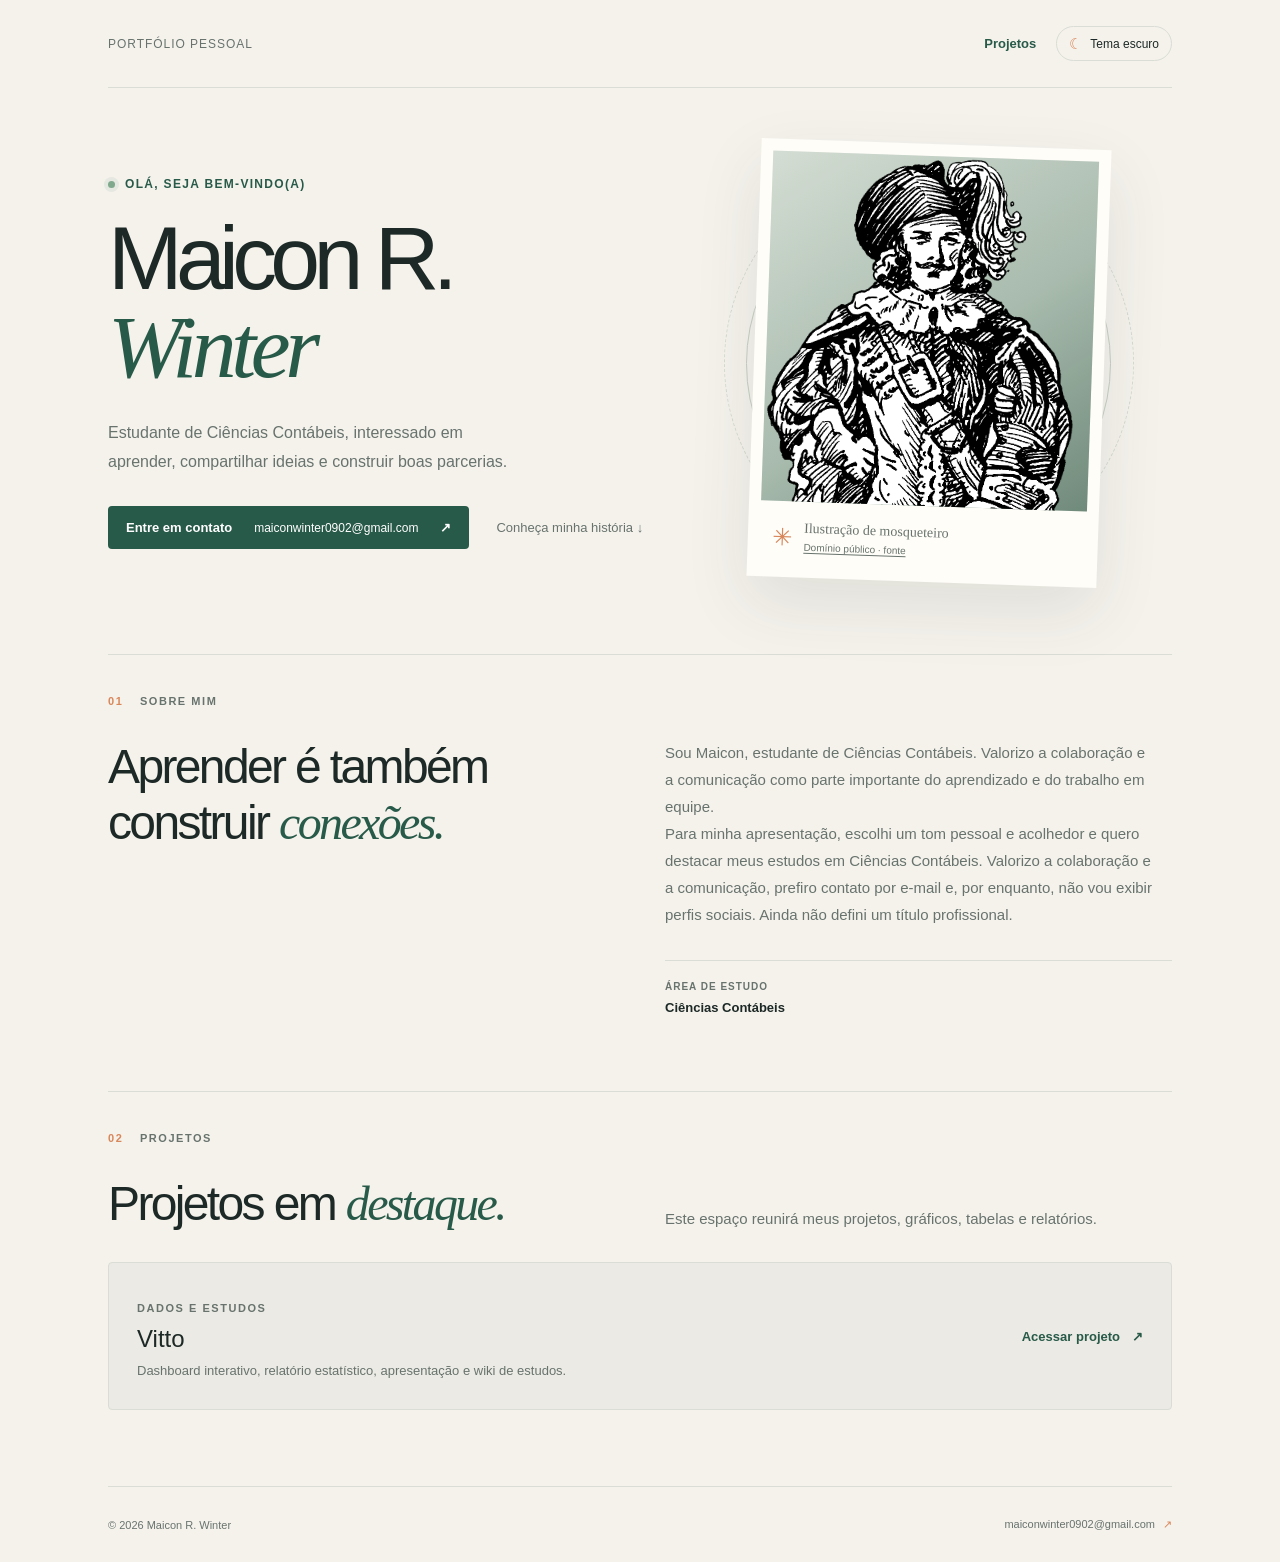
<file: index.html>
<!doctype html>
<html lang="pt-BR">
  <head>
    <meta charset="utf-8" />
    <meta name="viewport" content="width=device-width, initial-scale=1" />
    <meta name="theme-color" content="#f5f2ec" />
    <meta name="description" content="Portfólio pessoal de Maicon R. Winter, estudante de Ciências Contábeis." />
    <title>Maicon R. Winter — Portfólio</title>
    <link rel="stylesheet" href="styles.css" />
  </head>
  <body>
    <main class="page-shell">
      <header class="topbar">
        <span class="topbar-note">Portfólio pessoal</span>
        <nav class="topbar-tools" aria-label="Navegação principal">
          <a class="nav-link" href="#projetos">Projetos</a>
          <button class="theme-toggle" type="button" data-theme-toggle aria-label="Ativar tema escuro" aria-pressed="false">
            <span class="theme-toggle-icon" aria-hidden="true">☾</span>
            <span class="theme-toggle-label">Tema escuro</span>
          </button>
        </nav>
      </header>

      <section class="intro" id="inicio" aria-labelledby="name">
        <div class="intro-copy">
          <p class="eyebrow"><span class="status-dot"></span> Olá, seja bem-vindo(a)</p>
          <h1 id="name">Maicon R.<br /><span>Winter</span></h1>
          <p class="summary">Estudante de Ciências Contábeis, interessado em aprender, compartilhar ideias e construir boas parcerias.</p>
          <div class="actions">
            <a class="button button-primary" href="mailto:maiconwinter0902@gmail.com">Entre em contato <span class="contact-email">maiconwinter0902@gmail.com</span><span aria-hidden="true">↗</span></a>
            <a class="text-link" href="#sobre">Conheça minha história <span aria-hidden="true">↓</span></a>
          </div>
        </div>

        <div class="portrait-wrap" aria-label="Ilustração de mosqueteiro em domínio público">
          <div class="portrait-card">
            <div class="portrait-placeholder"><img class="portrait-img" src="musketeer-public-domain.png" alt="Ilustração em preto e branco de um mosqueteiro com chapéu, espada e traje histórico." /></div>
            <div class="portrait-caption"><span class="caption-mark" aria-hidden="true">✳</span><span>Ilustração de mosqueteiro<br /><a href="https://commons.wikimedia.org/wiki/File:Mousquetaire_(PSF).png" target="_blank" rel="noopener noreferrer">Domínio público · fonte</a></span></div>
          </div>
          <span class="orbit orbit-one" aria-hidden="true"></span>
          <span class="orbit orbit-two" aria-hidden="true"></span>
        </div>
      </section>

      <section class="about" id="sobre" aria-labelledby="about-title">
        <div class="section-label"><span>01</span> SOBRE MIM</div>
        <div class="about-content">
          <h2 id="about-title">Aprender é também<br />construir <em>conexões.</em></h2>
          <div class="about-details">
            <p>Sou Maicon, estudante de Ciências Contábeis. Valorizo a colaboração e a comunicação como parte importante do aprendizado e do trabalho em equipe.</p>
            <p>Para minha apresentação, escolhi um tom pessoal e acolhedor e quero destacar meus estudos em Ciências Contábeis. Valorizo a colaboração e a comunicação, prefiro contato por e-mail e, por enquanto, não vou exibir perfis sociais. Ainda não defini um título profissional.</p>
            <div class="detail-row">
              <div><span class="detail-label">ÁREA DE ESTUDO</span><strong>Ciências Contábeis</strong></div>
            </div>
          </div>
        </div>
      </section>

      <section class="projects" id="projetos" aria-labelledby="projects-title">
        <div class="section-label"><span>02</span> PROJETOS</div>
        <div class="projects-content">
          <h2 id="projects-title">Projetos em <em>destaque.</em></h2>
          <p>Este espaço reunirá meus projetos, gráficos, tabelas e relatórios.</p>
        </div>
        <article class="project-card">
          <div class="project-card-copy">
            <p class="section-label">DADOS E ESTUDOS</p>
            <h3>Vitto</h3>
            <p>Dashboard interativo, relatório estatístico, apresentação e wiki de estudos.</p>
          </div>
          <a class="project-link" href="./vitto/">Acessar projeto <span aria-hidden="true">↗</span></a>
        </article>
      </section>

      <footer class="footer">
        <span>© 2026 Maicon R. Winter</span>
        <a href="mailto:maiconwinter0902@gmail.com">maiconwinter0902@gmail.com <span aria-hidden="true">↗</span></a>
      </footer>
    </main>
    <script>
      (() => {
        const storageKey = "maicon-portfolio-theme";
        const root = document.documentElement;
        const toggle = document.querySelector("[data-theme-toggle]");
        const label = toggle.querySelector(".theme-toggle-label");
        const icon = toggle.querySelector(".theme-toggle-icon");
        let savedTheme = "light";
        try {
          savedTheme = localStorage.getItem(storageKey) || "light";
        } catch {}

        root.dataset.theme = savedTheme === "dark" ? "dark" : "light";

        const updateToggle = () => {
          const isDark = root.dataset.theme === "dark";
          toggle.setAttribute("aria-label", isDark ? "Ativar tema claro" : "Ativar tema escuro");
          toggle.setAttribute("aria-pressed", String(isDark));
          label.textContent = isDark ? "Tema claro" : "Tema escuro";
          icon.textContent = isDark ? "☀" : "☾";
        };

        updateToggle();
        toggle.addEventListener("click", () => {
          root.dataset.theme = root.dataset.theme === "dark" ? "light" : "dark";
          try {
            localStorage.setItem(storageKey, root.dataset.theme);
          } catch {}
          updateToggle();
        });
      })();
    </script>
  </body>
</html>
</file>
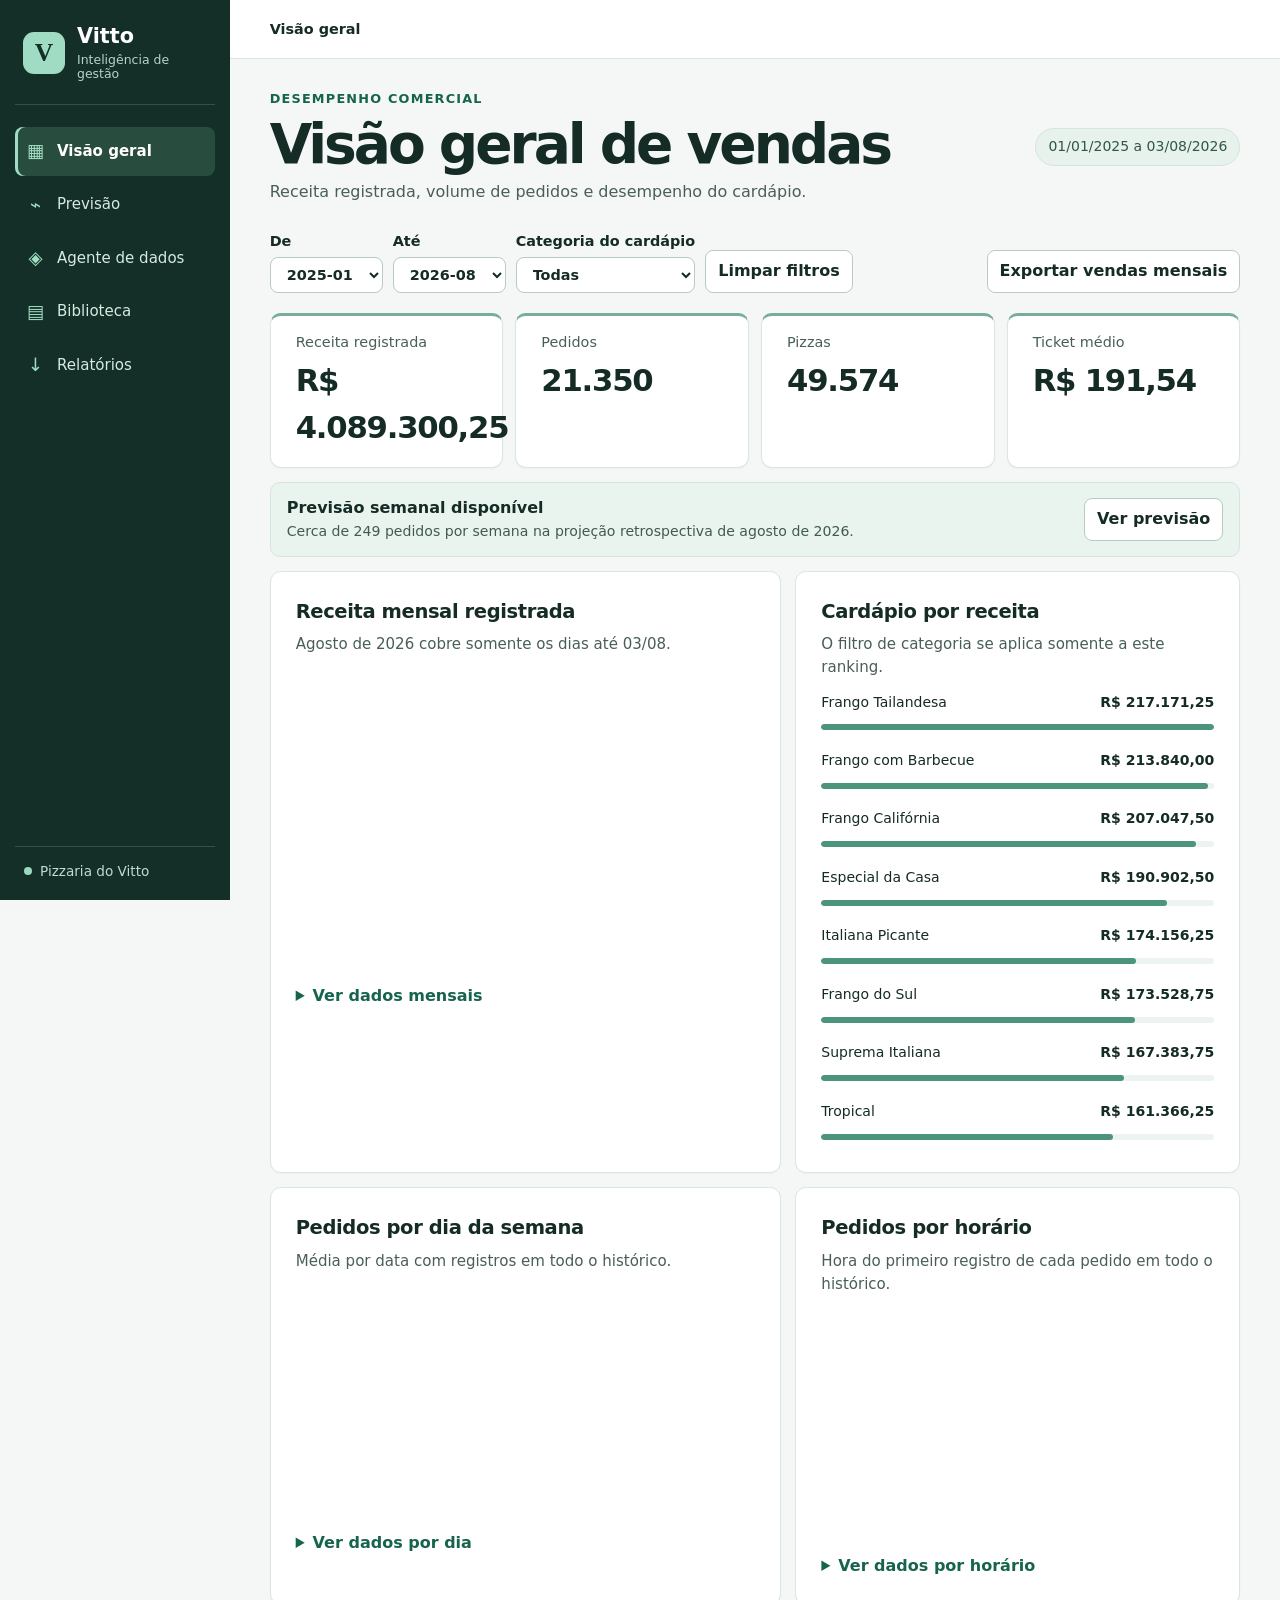
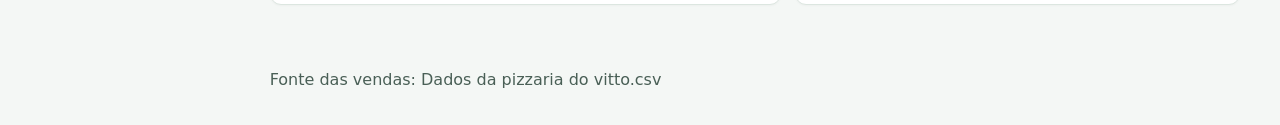
<file: vitto/index.html>
<!doctype html><html lang="pt-BR"><head><meta charset="utf-8"><meta name="viewport" content="width=device-width,initial-scale=1"><meta name="description" content="Análise de vendas da Pizzaria do Vitto, previsão semanal e biblioteca de Administração e Contábeis."><title>Vitto | Dados e estudos</title><link rel="stylesheet" href="style.css"><script defer src="chart.js"></script><script type="module" src="app.js"></script></head>
<body>
<a class="skip" href="#conteudo">Ir para conteúdo</a>
<aside id="menu-modulos" class="sidebar" aria-label="Menu principal">
<a class="brand" href="#dashboard"><span class="brand-mark">V</span><span>Vitto<strong>Inteligência de gestão</strong></span></a>
<nav aria-label="Módulos">
<a href="#dashboard"><span class="icon" aria-hidden="true">▦</span>Visão geral</a>
<a href="#previsao"><span class="icon" aria-hidden="true">⌁</span>Previsão</a>
<a href="#chat"><span class="icon" aria-hidden="true">◈</span>Agente de dados</a>
<a href="#wiki"><span class="icon" aria-hidden="true">▤</span>Biblioteca</a>
<a href="#arquivos"><span class="icon" aria-hidden="true">↓</span>Relatórios</a>
</nav>
<div class="sidebar-foot"><span class="source-dot"></span> Pizzaria do Vitto</div>
</aside>
<div class="workspace"><header><div class="bar"><button class="menu-toggle secondary" id="menu-toggle" aria-controls="menu-modulos" aria-expanded="false" aria-label="Abrir menu">☰</button><span id="crumb">Visão geral</span></div></header>
<main id="conteudo" tabindex="-1"><div id="erro" role="alert"><p id="loading">Carregando os dados…</p></div>
<section id="dashboard"><div class="intro"><div><p class="eyebrow">DESEMPENHO COMERCIAL</p><h1>Visão geral de vendas</h1><p>Receita registrada, volume de pedidos e desempenho do cardápio.</p></div><span class="stamp" id="periodo"></span></div>
<div class="filters"><label>De <select id="de"></select></label><label>Até <select id="ate"></select></label><label>Categoria do cardápio <select id="categoria"></select></label><button id="reset" class="secondary">Limpar filtros</button><button id="exportar" class="secondary export">Exportar vendas mensais</button></div>
<div class="stats" id="kpis"></div>
<div class="insight-strip"><div><strong>Previsão semanal disponível</strong><p id="resumo-previsao"></p></div><a class="button secondary" href="#previsao">Ver previsão</a></div>
<div class="grid"><article class="panel"><h2>Receita mensal registrada</h2><p>Agosto de 2026 cobre somente os dias até 03/08.</p><div class="canvas"><canvas id="mensal" aria-label="Receita mensal registrada" role="img"></canvas></div><details><summary>Ver dados mensais</summary><div id="mes-tabela"></div></details></article>
<article class="panel"><h2>Cardápio por receita</h2><p>O filtro de categoria se aplica somente a este ranking.</p><div id="ranking"></div></article></div>
<div class="grid"><article class="panel"><h2>Pedidos por dia da semana</h2><p>Média por data com registros em todo o histórico.</p><div class="canvas small"><canvas id="dias" role="img" aria-label="Pedidos por dia da semana"></canvas></div><details><summary>Ver dados por dia</summary><div id="dia-tabela"></div></details></article><article class="panel"><h2>Pedidos por horário</h2><p>Hora do primeiro registro de cada pedido em todo o histórico.</p><div class="canvas small"><canvas id="horas" role="img" aria-label="Pedidos por horário"></canvas></div><details><summary>Ver dados por horário</summary><div id="hora-tabela"></div></details></article></div>
</section>
<section id="previsao" hidden><div class="section-title"><p class="eyebrow">SÉRIE TEMPORAL</p><h2>Previsão de pedidos</h2><p>Semanas de segunda a domingo. Projeção retrospectiva com corte em 02/08/2026. O CSV já contém parte de 03/08.</p></div><div id="indicadores-previsao" class="stats forecast-stats"></div><article class="panel"><div class="filters"><label>Horizonte <select id="horizonte"><option value="1">1 semana</option><option value="2">2 semanas</option><option value="3">3 semanas</option><option value="4" selected>4 semanas</option></select></label><label>Histórico exibido <select id="historico"><option value="16">16 semanas</option><option value="32">32 semanas</option><option value="82">Toda a série</option></select></label></div><div class="canvas"><canvas id="semanal" role="img" aria-label="Histórico de pedidos e previsão semanal"></canvas></div><div id="prev-tabela"></div><details><summary>Modelo, premissas e teste</summary><div id="metodo"></div></details></article></section>
<section id="chat" hidden><div class="section-title"><p class="eyebrow">AGENTE DE DADOS</p><h2>Converse sobre a pizzaria</h2></div><article class="panel"><p>O modelo Qwen roda no navegador com WebGPU. O primeiro uso baixa o modelo. Perguntas e dados são processados no dispositivo.</p><div class="chips" id="sugestoes"><button class="secondary">Como interpretar o erro da previsão?</button><button class="secondary">Quais sabores lideram em receita?</button><button class="secondary">Qual é o ticket médio?</button></div><div id="conversa" aria-live="polite" class="transcript"><p class="empty">Escolha uma pergunta sugerida ou escreva a sua para começar.</p></div><form id="chat-form" class="ask"><label>Qual é a sua pergunta?<input id="pergunta" required maxlength="500" placeholder="Ex. Quando a pizzaria recebe mais pedidos?"></label><button type="submit">Enviar</button><button type="button" id="limpar-chat" class="secondary">Limpar conversa</button></form><p id="chat-status" role="status"></p></article></section>
<section id="wiki" hidden><div class="section-title"><p class="eyebrow">BIBLIOTECA DE ESTUDOS</p><h2>LLM-Wiki</h2><p>Administração, Ciências Contábeis e métodos quantitativos, com exercícios e fontes para aprofundamento.</p></div><div class="filters"><label>Buscar por tema <input id="busca" type="search" placeholder="Ex. fluxo de caixa"></label><label>Área <select id="area"><option value="">Todas</option></select></label><span id="contagem" role="status"></span></div><article class="panel tutor"><h3>Tutor da wiki</h3><p>O tutor usa os verbetes mais relevantes para explicar a pergunta e indicar as leituras correspondentes.</p><form id="wiki-form" class="ask"><label>Pergunta de estudo<input id="duvida" required maxlength="500" placeholder="Ex. Qual é a diferença entre caixa e competência?"></label><button type="submit">Perguntar</button></form><p id="wiki-status" role="status"></p><div id="tutor-resposta" class="transcript" aria-live="polite"></div></article><div id="materiais" class="wiki-grid"></div></section>
<section id="arquivos" hidden><div class="section-title"><p class="eyebrow">DOCUMENTOS E EXPORTAÇÕES</p><h2>Central de relatórios</h2><p>Consulte o estudo completo, compartilhe os resultados ou exporte a previsão.</p></div>
<div class="wiki-grid downloads">
<article class="panel"><span class="file-label">PDF</span><h3>Relatório estatístico</h3><p>Análise completa, metodologia, tabelas e resultados do teste de previsão.</p><a class="button" href="relatorio-vitto.pdf" target="_blank" rel="noopener noreferrer">Abrir relatório em PDF</a><a class="button secondary" href="relatorio-vitto.docx" target="_blank" rel="noopener noreferrer">Baixar versão editável</a></article>
<article class="panel"><span class="file-label">PPTX</span><h3>Apresentação executiva</h3><p>Oito slides com os principais indicadores, gráficos e implicações operacionais.</p><a class="button" href="apresentacao-vitto.pptx" target="_blank" rel="noopener noreferrer">Abrir apresentação</a></article>
<article class="panel"><span class="file-label">PDF</span><h3>Apresentação em PDF</h3><p>Versão pronta para leitura e compartilhamento.</p><a class="button" href="apresentacao-vitto.pdf" target="_blank" rel="noopener noreferrer">Abrir slides em PDF</a></article>
<article class="panel"><span class="file-label">CSV</span><h3>Previsão semanal</h3><p>Quatro semanas com estimativa central e limites da faixa empírica.</p><a class="button" href="previsao-vitto.csv" target="_blank" rel="noopener noreferrer">Abrir previsão</a></article>
</div></section>
</main><footer>Fonte das vendas: Dados da pizzaria do vitto.csv</footer></div></body></html>
</file>
<file: styles.css>
:root {
  color-scheme: light;
  --paper: #f5f2ec;
  --ink: #1d2926;
  --muted: #68736e;
  --green: #285a49;
  --green-dark: #1d4437;
  --button-ink: #ffffff;
  --line: #d9ddd5;
  --orange: #d8875b;
  --portrait-paper: #fffdf8;
  --portrait-shadow: #243d321a;
  --portrait-top: #cfd9ce;
  --portrait-mid: #9fb4a5;
  --portrait-bottom: #607d6c;
  --orbit: #c5cfc3;
}

:root[data-theme="dark"] {
  color-scheme: dark;
  --paper: #17201c;
  --ink: #edf2ed;
  --muted: #b0bdb4;
  --green: #9bc9af;
  --green-dark: #78aa90;
  --button-ink: #17201c;
  --line: #35463d;
  --orange: #e5a078;
  --portrait-paper: #222e28;
  --portrait-shadow: #00000040;
  --portrait-top: #556a5c;
  --portrait-mid: #3c5547;
  --portrait-bottom: #293b32;
  --orbit: #45584c;
}

* { box-sizing: border-box; }
html { scroll-behavior: smooth; }
body { margin: 0; background: var(--paper); color: var(--ink); font-family: 'Segoe UI', Arial, sans-serif; }
a { color: inherit; }
a:focus-visible { outline: 3px solid var(--orange); outline-offset: 4px; }
.page-shell { max-width: 1180px; padding: 0 58px; margin: 0 auto; }
.topbar { height: 88px; display: flex; align-items: center; justify-content: space-between; border-bottom: 1px solid var(--line); }
.topbar-tools { display: flex; align-items: center; gap: 20px; }
.topbar-note { color: var(--muted); font-size: 12px; letter-spacing: .08em; text-transform: uppercase; }
.nav-link { color: var(--green); font-size: 13px; font-weight: 600; text-decoration: none; }
.nav-link:hover { color: var(--orange); }
.theme-toggle { display: inline-flex; align-items: center; gap: 8px; padding: 9px 12px; border: 1px solid var(--line); border-radius: 999px; background: transparent; color: var(--ink); font: inherit; font-size: 12px; cursor: pointer; transition: background .2s, border-color .2s; }
.theme-toggle:hover { background: color-mix(in srgb, var(--green) 10%, transparent); border-color: var(--green); }
.theme-toggle:focus-visible { outline: 3px solid var(--orange); outline-offset: 4px; }
.theme-toggle-icon { color: var(--orange); font-size: 15px; line-height: 1; }
.intro { min-height: 550px; display: grid; grid-template-columns: 1.05fr .95fr; align-items: center; gap: 40px; padding: 56px 0 72px; }
.intro-copy { position: relative; z-index: 1; }
.eyebrow { display: flex; align-items: center; gap: 10px; margin: 0 0 24px; color: var(--green); font-size: 12px; font-weight: 600; letter-spacing: .11em; text-transform: uppercase; }
.status-dot { width: 7px; height: 7px; background: #80a88c; border-radius: 50%; box-shadow: 0 0 0 4px #80a88c22; }
h1 { margin: 0; font-size: clamp(58px, 7vw, 92px); line-height: .98; letter-spacing: -.075em; font-weight: 500; }
h1 span { color: var(--green); font-family: Georgia, serif; font-style: italic; font-weight: 500; letter-spacing: -.06em; }
.summary { max-width: 425px; margin: 28px 0 30px; color: var(--muted); font-size: 16px; line-height: 1.8; }
.actions { display: flex; align-items: center; gap: 27px; flex-wrap: wrap; }
.button { display: inline-flex; align-items: center; gap: 22px; padding: 14px 18px; border-radius: 4px; font-size: 13px; font-weight: 600; text-decoration: none; transition: background .2s, transform .2s; }
.button-primary { color: var(--button-ink); background: var(--green); }
.button-primary:hover { background: var(--green-dark); transform: translateY(-2px); }
.contact-email { font-size: 12px; font-weight: 500; }
.text-link { color: var(--muted); font-size: 13px; text-decoration: none; }
.text-link:hover, .footer a:hover { color: var(--green); }
.portrait-wrap { min-height: 375px; display: grid; place-items: center; position: relative; }
.portrait-card { width: min(100%, 350px); position: relative; z-index: 1; padding: 12px; background: var(--portrait-paper); box-shadow: 0 25px 65px var(--portrait-shadow); transform: rotate(2deg); }
.portrait-placeholder { width: 100%; min-width: 0; aspect-ratio: 4 / 4.3; display: grid; grid-template-columns: minmax(0, 1fr); place-items: center; overflow: hidden; background: linear-gradient(145deg, var(--portrait-top), var(--portrait-mid) 55%, var(--portrait-bottom)); color: #f7f4ed; }
.portrait-img { display: block; width: 100%; max-width: 100%; min-width: 0; height: 100%; object-fit: cover; object-position: center 24%; }
.portrait-caption { min-height: 64px; display: flex; align-items: center; gap: 12px; padding: 8px 12px 0; color: var(--muted); font-family: Georgia, serif; font-size: 14px; line-height: 1.35; }
.portrait-caption a { color: var(--muted); font-family: 'Segoe UI', Arial, sans-serif; font-size: 10px; text-decoration: underline; text-underline-offset: 2px; }
.portrait-caption a:hover { color: var(--green); }
.caption-mark { color: var(--orange); font-family: 'Segoe UI', Arial, sans-serif; font-size: 24px; }
.orbit { position: absolute; display: block; border: 1px solid var(--orbit); border-radius: 50%; }
.orbit-one { width: 365px; height: 365px; }
.orbit-two { width: 410px; height: 410px; border-style: dashed; opacity: .65; }
.about { padding: 40px 0 76px; border-top: 1px solid var(--line); }
.section-label { color: var(--muted); font-size: 11px; font-weight: 600; letter-spacing: .14em; }
.section-label span { margin-right: 12px; color: var(--orange); }
.about-content { display: grid; grid-template-columns: 1fr 1fr; gap: 50px; margin-top: 32px; }
h2 { margin: 0; font-size: clamp(34px, 4vw, 48px); font-weight: 500; line-height: 1.15; letter-spacing: -.055em; }
h2 em { color: var(--green); font-family: Georgia, serif; font-weight: 500; }
.about-details > p { max-width: 490px; margin: 0; color: var(--muted); font-size: 15px; line-height: 1.8; }
.detail-row { display: flex; gap: 56px; margin-top: 32px; padding-top: 20px; border-top: 1px solid var(--line); }
.detail-row div { display: grid; gap: 8px; }
.detail-label { color: var(--muted); font-size: 10px; font-weight: 600; letter-spacing: .1em; }
.detail-row strong { font-size: 13px; font-weight: 600; }
.projects { padding: 40px 0 76px; border-top: 1px solid var(--line); }
.projects-content { display: grid; grid-template-columns: 1fr 1fr; gap: 50px; align-items: end; margin-top: 32px; }
.projects-content h2 { margin: 0; }
.projects-content > p { max-width: 460px; margin: 0; color: var(--muted); font-size: 15px; line-height: 1.8; }
.projects-empty { margin-top: 30px; padding: 28px; border: 1px dashed var(--line); border-radius: 4px; color: var(--muted); font-size: 13px; text-align: center; }
.footer { min-height: 76px; display: flex; align-items: center; justify-content: space-between; gap: 20px; border-top: 1px solid var(--line); color: var(--muted); font-size: 11px; }
.footer a { text-decoration: none; }
.footer a span { color: var(--orange); margin-left: 5px; }

@media (max-width: 760px) {
  .page-shell { padding: 0 24px; }
  .topbar { height: 70px; }
  .intro { min-height: auto; grid-template-columns: 1fr; gap: 40px; padding: 58px 0 62px; }
  .intro-copy { order: 0; }
  .portrait-wrap { min-height: 330px; }
  .portrait-card { width: min(75%, 300px); }
  .orbit-one { width: 315px; height: 315px; }
  .orbit-two { width: 350px; height: 350px; }
  .about-content { grid-template-columns: 1fr; gap: 24px; }
  .about { padding-bottom: 56px; }
  .projects-content { grid-template-columns: 1fr; gap: 20px; }
  .projects { padding-bottom: 56px; }
  .detail-row { gap: 30px; }
}
@media (max-width: 420px) {
  .page-shell { padding: 0 18px; }
  .topbar-tools { gap: 10px; }
  .topbar-note { font-size: 10px; letter-spacing: .04em; }
  .theme-toggle { padding: 7px 9px; font-size: 11px; }
  .actions { align-items: flex-start; flex-direction: column; gap: 17px; }
  .footer { align-items: flex-start; flex-direction: column; justify-content: center; padding: 18px 0; gap: 9px; }
}
@media (prefers-reduced-motion: reduce) {
  html { scroll-behavior: auto; }
  *, *::before, *::after { transition-duration: .01ms !important; animation-duration: .01ms !important; }
}


html, body { overflow-x: clip; }
.portrait-img { object-fit: contain; object-position: center; }


.project-card { margin-top: 30px; display: flex; align-items: center; justify-content: space-between; gap: 24px; padding: 28px; border: 1px solid var(--line); border-radius: 4px; background: color-mix(in srgb, var(--green) 5%, var(--paper)); }
.project-card-copy h3 { margin: 10px 0 8px; font-size: 24px; font-weight: 500; }
.project-card-copy > p:not(.section-label) { margin: 0; color: var(--muted); font-size: 13px; line-height: 1.6; }
.project-card-copy .project-access-note { margin-top: 8px !important; font-size: 11px !important; }
.project-link { display: inline-flex; align-items: center; gap: 12px; color: var(--green); font-size: 13px; font-weight: 600; text-decoration: none; white-space: nowrap; }
.project-link:hover { color: var(--orange); }
@media (max-width: 760px) { .project-card { align-items: flex-start; flex-direction: column; gap: 18px; padding: 22px; } }
</file>
<file: vitto/style.css>
:root{color-scheme:light;--ink:#241d1a;--muted:#695950;--line:#e8ddd5;--accent:#a93624;--green:#286052;--paper:#fcf8f5;--white:#fff}*{box-sizing:border-box}html{scroll-behavior:smooth}body{margin:0;background:var(--paper);color:var(--ink);font:16px/1.55 system-ui,sans-serif}header{background:#251b17;color:white}.bar,main,footer{max-width:1230px;margin:auto;padding-inline:clamp(16px,4vw,54px)}.bar{display:flex;align-items:center;justify-content:space-between;gap:16px;padding-block:13px}.brand{display:flex;align-items:center;gap:12px;color:white;text-decoration:none;font-size:1.4rem;font-weight:800}.brand span{display:grid;place-items:center;width:36px;height:36px;background:#c94d35;border-radius:50%;font-family:Georgia,serif}nav{display:flex;flex-wrap:wrap;gap:8px 22px}nav a{color:#ffe9e0;text-decoration:none;font-size:.9rem}nav a:hover{text-decoration:underline}section{margin-block:40px 64px;scroll-margin:24px}.intro{display:flex;align-items:end;justify-content:space-between;gap:16px;margin-bottom:25px}.eyebrow{letter-spacing:.12em;font-size:.8rem;font-weight:800;color:var(--accent);margin:0 0 5px}h1,h2,h3,p{margin:0}h1,.section-title h2{font-family:Georgia,serif;letter-spacing:-.035em;line-height:1.1}h1{font-size:clamp(2.7rem,7vw,5rem)}.section-title h2{font-size:clamp(2.1rem,5vw,3.1rem)}.section-title{margin-bottom:18px}.intro p:not(.eyebrow),.section-title p:not(.eyebrow),.panel p,footer{color:var(--muted);margin-top:6px}.stamp{padding:7px 12px;border:1px solid var(--line);border-radius:20px;white-space:nowrap;font-size:.875rem}.filters,.chips,.ask{display:flex;align-items:end;flex-wrap:wrap;gap:12px;margin-block:12px 20px}label{display:grid;gap:4px;font-size:.9rem;font-weight:650}select,input,button,.button{font:inherit;color:inherit;border:1px solid #cbbab0;border-radius:8px;background:white;padding:8px 12px}button,.button{background:var(--accent);border-color:var(--accent);color:white;cursor:pointer;font-weight:650;text-decoration:none;display:inline-block}.secondary{background:white;border-color:#cbbab0;color:var(--ink)}button:disabled{opacity:.65;cursor:wait}:focus-visible{outline:3px solid #277568;outline-offset:3px}.stats,.grid,.wiki-grid{display:grid;gap:14px}.stats{grid-template-columns:repeat(4,1fr);margin-bottom:14px}.grid{grid-template-columns:1.15fr 1fr;margin-bottom:14px}.wiki-grid{grid-template-columns:repeat(3,1fr)}.panel,.stat{min-width:0;background:white;border:1px solid var(--line);border-radius:14px;padding:clamp(14px,2.2vw,25px)}.stat span{display:block;font-size:.9rem;color:var(--muted)}.stat strong{font-size:clamp(1.25rem,2.4vw,2rem);letter-spacing:-.04em}.panel h2{font-size:1.22rem}.canvas{height:300px;margin-top:15px}.canvas.small{height:230px}.rank{margin-top:12px}.rank div{display:flex;justify-content:space-between;gap:12px;font-size:.9rem}.rank meter{width:100%;height:12px;accent-color:var(--accent)}details{margin-top:13px}summary{cursor:pointer;font-weight:650;color:var(--green)}.table-wrap{overflow:auto;margin-top:12px}table{border-collapse:collapse;width:100%;font-size:.9rem}td,th{padding:6px 9px;text-align:left;border-bottom:1px solid var(--line)}th{background:#f5ebe4}.ask label{flex:1 1 240px}.ask input{width:100%}.transcript{white-space:pre-wrap;max-height:420px;overflow:auto;overflow-wrap:anywhere}.msg{background:#f3ede8;border-radius:10px;padding:10px;margin:8px 0}.msg.user{background:#eaf4ef}.wiki-grid h3{margin-top:5px;font-size:1.1rem}.wiki-grid a{display:inline-block;margin-top:10px;color:var(--green)}.tutor{margin-top:16px}footer{padding-block:15px 32px}@media(max-width:850px){.wiki-grid{grid-template-columns:repeat(2,1fr)}.stats{grid-template-columns:repeat(2,1fr)}}@media(max-width:650px){.bar,.intro{align-items:start;flex-direction:column}.grid,.wiki-grid{grid-template-columns:1fr}.canvas{height:245px}}

/* Application shell and shared components */
:root{--ink:#152b25;--muted:#495f56;--line:#dce6e0;--accent:#17644e;--green:#17644e;--paper:#f4f7f5;--side:#132f27;--side-width:230px;--white:#fff}
body{font-family:Inter,system-ui,sans-serif}
[hidden]{display:none!important}
.skip{position:fixed;inset:8px auto auto 8px;transform:translateY(-200%);z-index:10;background:#fff;color:var(--green);padding:12px}
.skip:focus{transform:none}
.sidebar{position:fixed;inset:0 auto 0 0;width:var(--side-width);background:var(--side);color:#effaf5;display:flex;flex-direction:column;padding:25px 15px 18px;z-index:4}
.brand{padding:0 8px 24px;border-bottom:1px solid #345146;align-items:center;line-height:1.1}
.brand .brand-mark{width:42px;height:42px;border-radius:11px;background:#a0dcc3;color:#132f27;font-size:1.6rem;flex:none}
.brand>span:last-child{display:block;width:auto;height:auto;background:none;border-radius:0;font:800 1.3rem/1.1 system-ui}
.brand strong{display:block;margin-top:5px;font-size:.78rem;font-weight:500;color:#b6d3c8}
.sidebar nav{display:grid;gap:5px;margin-top:22px}
.sidebar nav a{color:#d6eae1;padding:10px 11px;border-radius:8px;font-size:.94rem;display:flex;gap:12px;align-items:center}
.sidebar nav a:hover,.sidebar nav a[aria-current=page]{background:#284c3e;color:#fff;text-decoration:none}
.sidebar nav a[aria-current=page]{box-shadow:inset 3px 0 #a0dcc3;font-weight:700}
.icon{font-size:1.15rem;width:19px;text-align:center;color:#a0dcc3}
.sidebar-foot{display:flex;align-items:center;gap:8px;margin-top:auto;padding:14px 9px 0;border-top:1px solid #345146;color:#c1dbd0;font-size:.85rem}
.source-dot{display:block;width:8px;height:8px;background:#9ad9bf;border-radius:50%}
.workspace{margin-left:var(--side-width);min-height:100vh}
header{background:#fff;color:var(--ink);border-bottom:1px solid var(--line)}
.bar{padding-block:12px;min-height:58px;font-size:.9rem}
#crumb{font-weight:700}.private{color:#476156;font-size:.82rem}
.menu-toggle{display:none}
.bar,main,footer{padding-inline:clamp(18px,3.1vw,48px)}
section{margin-block:30px 48px}
h1,.section-title h2{font-family:inherit;letter-spacing:-.055em;font-weight:800}
h1{font-size:clamp(2rem,4.3vw,3.45rem)}
.section-title h2{font-size:clamp(2rem,3.7vw,2.9rem)}
.eyebrow{letter-spacing:.095em}.intro{align-items:center}
.stamp{background:#e8f2ec;color:#31564a;border-color:#d6e5dc}
.panel,.stat{border-radius:11px;box-shadow:0 1px 2px #152b2508}
.panel h2{letter-spacing:-.02em}.panel p{font-size:.94rem}
.filters{align-items:end;gap:10px}
select,input,button,.button{border-color:#b8cbbf}
button,.button{border-color:var(--accent)}
.secondary{border-color:#b8cbbf}
button:hover,.button:hover{filter:brightness(.95)}
.export{margin-left:auto}
.stat{border-top:3px solid #78ae98;padding-block:15px}
.stat strong{display:block;margin-top:4px;font-variant-numeric:tabular-nums}
.stats{gap:12px}.forecast-stats{grid-template-columns:repeat(3,1fr)}
.insight-strip{display:flex;justify-content:space-between;align-items:center;gap:12px;padding:13px 16px;background:#eaf4ee;border:1px solid #d5e5dc;border-radius:10px;margin-bottom:14px}
.insight-strip p{color:#405b50;font-size:.88rem}.insight-strip .button{flex:none}
.rank div{font-size:.875rem}.rank meter::-webkit-meter-optimum-value{background:#4c947b;border-radius:5px}
.rank meter::-webkit-meter-bar{background:#edf3ef;border:0}
th{background:#eaf2ed}td{font-variant-numeric:tabular-nums}
.chips button{font-size:.875rem}.empty{padding:20px 12px;background:#f0f6f2;border-radius:8px}
.msg{background:#eff5f1}.msg.user{background:#e1f0e8}
.tutor{margin:0 0 16px}.file-label{display:inline-block;background:#e6f1eb;color:#185843;padding:3px 8px;border-radius:5px;font-size:.83rem;font-weight:750}
.downloads article{display:flex;flex-direction:column;align-items:start}.downloads p{margin-bottom:16px}.downloads .button{margin-top:auto}
#loading{margin-top:20px;color:var(--muted)}
@media(max-width:1050px){:root{--side-width:195px}.grid{grid-template-columns:1fr}.stats{grid-template-columns:repeat(2,1fr)}.forecast-stats{grid-template-columns:repeat(3,1fr)}}
@media(max-width:720px){.sidebar{display:none;width:min(84vw,265px);inset:58px auto 0 0}.sidebar.open{display:flex}.workspace{margin-left:0}.menu-toggle{display:inline-block;padding:4px 8px}.bar{flex-direction:row;align-items:center;justify-content:start}.private{margin-left:auto}.intro{align-items:start}.export{margin-left:0}.wiki-grid{grid-template-columns:1fr}}
@media(max-width:420px){.insight-strip{align-items:start;flex-direction:column}.forecast-stats{grid-template-columns:1fr}.stats strong{font-size:1.22rem}.stats{gap:8px}}
</file>
